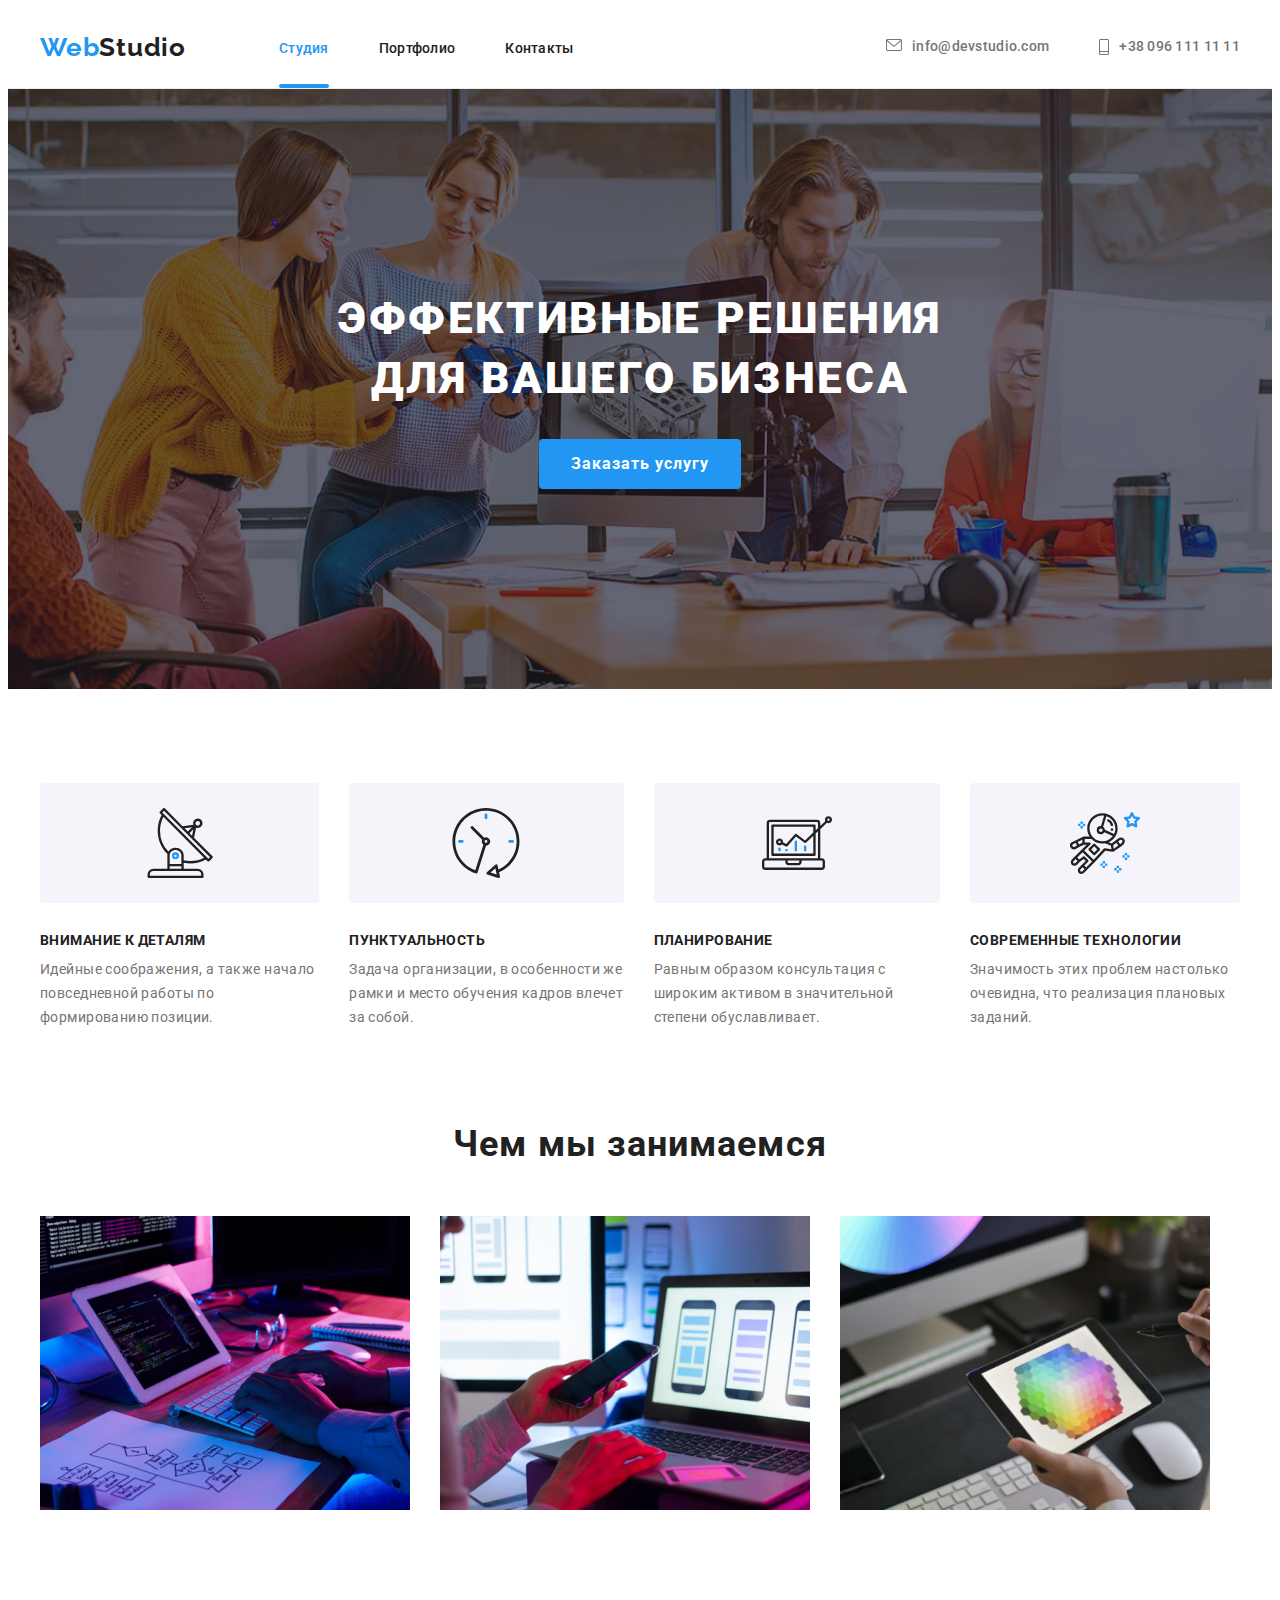
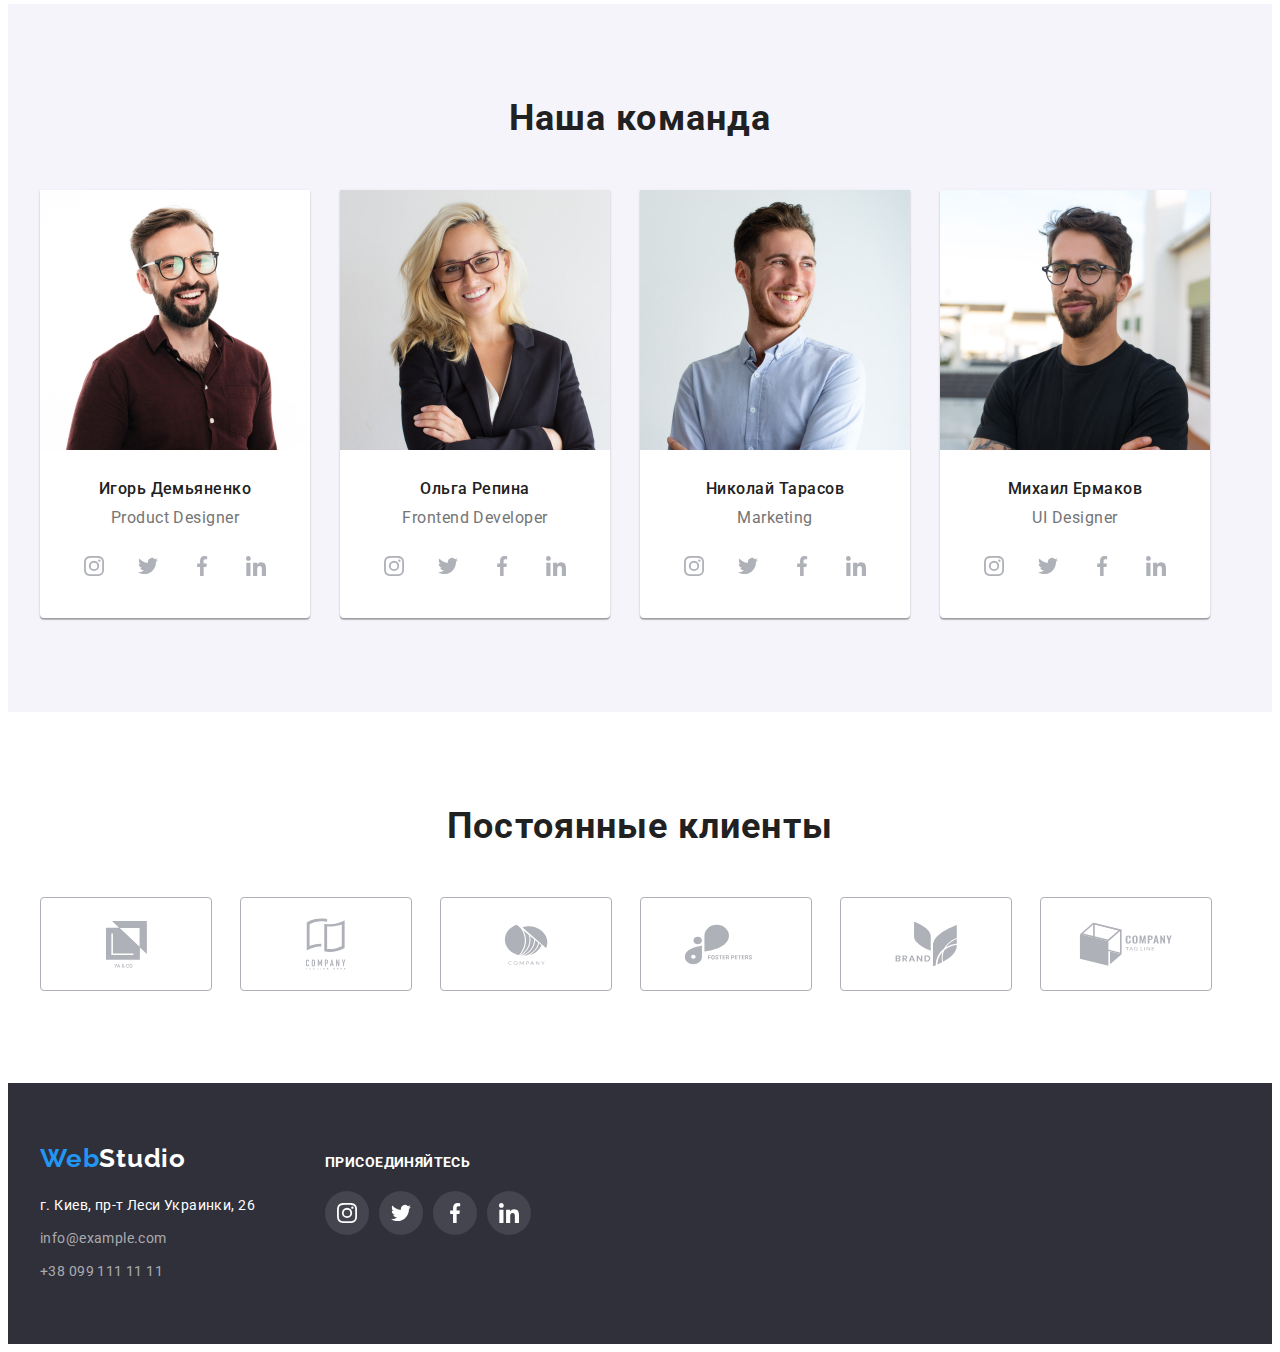
<file: index.html>
<!DOCTYPE html>
<html lang="ru">

<head>
    <meta charset="UTF-8">
    <meta http-equiv="X-UA-Compatible" content="IE=edge">
    <meta name="viewport" content="width=device-width, initial-scale=1.0">
    <link rel="preconnect" href="https://fonts.googleapis.com">
    <link rel="preconnect" href="https://fonts.gstatic.com" crossorigin>
    <link rel="preconnect" href="https://fonts.googleapis.com">
    <link rel="preconnect" href="https://fonts.gstatic.com" crossorigin>
    <link href="https://fonts.googleapis.com/css2?family=Raleway:wght@100;200;300;600;700;800&family=Roboto:wght@400;500;700;900&display=swap" rel="stylesheet">
    <title>WebStudio</title>
    <link rel="stylesheet" href="https://cdnjs.cloudflare.com/ajax/libs/modern-normalize/1.1.0/modern-normalize.min.css" integrity="sha512-wpPYUAdjBVSE4KJnH1VR1HeZfpl1ub8YT/NKx4PuQ5NmX2tKuGu6U/JRp5y+Y8XG2tV+wKQpNHVUX03MfMFn9Q==" crossorigin="anonymous" referrerpolicy="no-referrer"
    />
    <link rel="stylesheet" href="./css/styles.css">

</head>

<body>
    <!--  HEADER  -->
    <header class="header box">
        <div class="container header-container">
            <a class="header-logo logo" href="./index.html" title="WebStudio"><span class="web">Web</span>Studio</a>
            <nav class="header-nav">
                <ul class="header-list">
                    <li class="header-item list">
                        <a href="./index.html" class="header-link link current" title="Студия">Студия</a>
                    </li>
                    <li class="header-item list">
                        <a href="./portfolio.html" class="header-link link" title="Портфолио">Портфолио</a>
                    </li>
                    <li class="header-item list">
                        <a href="#footer" class="header-link link" title="Контакты">Контакты</a>
                    </li>
                </ul>

            </nav>
            <ul class="header-list header-contacts">
                <li class="header-item list">
                    <a class="header-mail link" href="mailto:info@devstudio.com" title="info@devstudio.com"><svg class="header-soc-icon" width="16" height="12">
                        <use href="./image/main/icons.svg#icon-envelope"></use>
                        </svg>info@devstudio.com</a>
                </li>
                <li class="header-item list">
                    <a class="header-tel link" href="tel:+380961111111" title="+380961111111"><svg class="header-soc-icon" width="10" height="16">
                        <use href="./image/main/icons.svg#icon-Mobile"></use>
                        </svg>+38 096 111 11 11</a>
                </li>
            </ul>
        </div>

    </header>
    <main>
        <!-- HERO  -->
        <section class="hero box">
            <div class="container hero-container">
                <h1 class="hero-title">Эффективные решения <br> для вашего бизнеса</h1>
                <button type="button" class="hero-btn" data-modal-open>Заказать услугу</button></div>
        </section>
        <!-- BENEFITS  -->
        <section class="benefits box">
            <div class="container">
                <ul class="benefits-list">
                    <li class="benefits-item list">
                        <div class="benefits-soc-link link"><svg class="benefits-soc-icon" width="70" height="70">
                            <use href="./image/main/icons.svg#icon-antenna"></use>
                            </svg></div>
                        <h3 class="benefits-title title">Внимание к деталям</h3>
                        <p class="benefits-text">Идейные соображения, а также начало повседневной работы по формированию позиции.</p>
                    </li>

                    <li class="benefits-item list">
                        <div class="benefits-soc-link link"><svg class="benefits-soc-icon" width="70" height="70">
                            <use href="./image/main/icons.svg#icon-clock"></use>
                            </svg></div>
                        <h3 class="benefits-title title">Пунктуальность</h3>
                        <p class="benefits-text">Задача организации, в особенности же рамки и место обучения кадров влечет за собой.</p>
                    </li>

                    <li class="benefits-item list">
                        <div class="benefits-soc-link link"><svg class="benefits-soc-icon" width="70" height="70">
                            <use href="./image/main/icons.svg#icon-diagram"></use>
                            </svg></div>
                        <h3 class="benefits-title title">Планирование</h3>
                        <p class="benefits-text">Равным образом консультация с широким активом в значительной степени обуславливает.</p>
                    </li>

                    <li class="benefits-item list">
                        <div class="benefits-soc-link link"><svg class="benefits-soc-icon" width="70" height="70">
                            <use href="./image/main/icons.svg#icon-astronaut"></use>
                            </svg></div>
                        <h3 class="benefits-title title">Современные технологии</h3>
                        <p class="benefits-text">Значимость этих проблем настолько очевидна, что реализация плановых заданий.</p>
                    </li>
                </ul>
            </div>
        </section>
        <!-- WORK  -->
        <section class="work box">
            <div class="container">
                <h2 class="work-title title">Чем мы занимаемся</h2>
                <ul class="work-list">
                    <li class="work-item list"><img src="./image/main/img1.jpg" alt="work with laptop" width="370" height="294">
                        <div class="work-item-text">
                            <p>Десктопные приложения</p>
                        </div>
                    </li>
                    <li class="work-item list"><img src="./image/main/img2.jpg" alt="work with mobile" width="370" height="294">
                        <div class="work-item-text">
                            <p>Мобильные приложения</p>
                        </div>
                    </li>
                    <li class="work-item list"><img src="./image/main/img3.jpg" alt="work with tablet" width="370" height="294">
                        <div class="work-item-text">
                            <p>Дизайнерские решения</p>
                        </div>
                    </li>
                </ul>
            </div>
        </section>
        <!--  TEAM  -->
        <section class="team box">
            <div class="container">
                <h2 class="title">Наша команда</h2>
                <ul class="team-list">
                    <li class="team-item list">
                        <img src="./image/main/photo1.jpg" alt="Игорь Демьяненко" width="270" height="260">

                        <div class="team-item-text">
                            <h3 class="team-item-title ">Игорь Демьяненко</h3>
                            <p lang="en" class="team-text">Product Designer</p>
                            <ul class="team-soc-list list">
                                <li class="team-soc-item"><a href="" class="team-soc-link link"><svg class="team-soc-icon" width="20" height="20">
                                    <use href="./image/main/icons.svg#icon-instagram"></use>
                                    </svg></a></li>
                                <li class="team-soc-item">
                                    <a href="" class="team-soc-link link"><svg class="team-soc-icon" width="20" height="20">
                                        <use href="./image/main/icons.svg#icon-twitter"></use>
                                        </svg></a>
                                </li>
                                <li class="team-soc-item">
                                    <a href="" class="team-soc-link link"><svg class="team-soc-icon" width="20" height="20">
                                        <use href="./image/main/icons.svg#icon-facebook"></use>
                                        </svg></a>
                                </li>
                                <li class="team-soc-item">
                                    <a href="" class="team-soc-link link"><svg class="team-soc-icon" width="20" height="20">
                                        <use href="./image/main/icons.svg#icon-linkedin"></use>
                                        </svg></a>
                                </li>
                            </ul>
                        </div>
                    </li>
                    <li class="team-item list">
                        <img src="./image/main/photo2.jpg" alt="Ольга Репина" width="270" height="260">
                        <div class="team-item-text">
                            <h3 class="team-item-title ">Ольга Репина</h3>
                            <p lang="en" class="team-text">Frontend Developer</p>
                            <ul class="team-soc-list list">
                                <li class="team-soc-item"><a href="" class="team-soc-link link"><svg class="team-soc-icon" width="20" height="20">
                                    <use href="./image/main/icons.svg#icon-instagram"></use>
                                    </svg></a></li>
                                <li class="team-soc-item">
                                    <a href="" class="team-soc-link link"><svg class="team-soc-icon" width="20" height="20">
                                        <use href="./image/main/icons.svg#icon-twitter"></use>
                                        </svg></a>
                                </li>
                                <li class="team-soc-item">
                                    <a href="" class="team-soc-link link"><svg class="team-soc-icon" width="20" height="20">
                                        <use href="./image/main/icons.svg#icon-facebook"></use>
                                        </svg></a>
                                </li>
                                <li class="team-soc-item">
                                    <a href="" class="team-soc-link link"><svg class="team-soc-icon" width="20" height="20">
                                        <use href="./image/main/icons.svg#icon-linkedin"></use>
                                        </svg></a>
                                </li>
                            </ul>
                        </div>

                    </li>
                    <li class="team-item list">
                        <img src="./image/main/photo3.jpg" alt="Николай Тарасов" width="270" height="260">
                        <div class="team-item-text">
                            <h3 class="team-item-title ">Николай Тарасов</h3>
                            <p lang="en" class="team-text">Marketing</p>
                            <ul class="team-soc-list list">
                                <li class="team-soc-item"><a href="" class="team-soc-link link"><svg class="team-soc-icon" width="20" height="20">
                                    <use href="./image/main/icons.svg#icon-instagram"></use>
                                    </svg></a></li>
                                <li class="team-soc-item">
                                    <a href="" class="team-soc-link link"><svg class="team-soc-icon" width="20" height="20">
                                        <use href="./image/main/icons.svg#icon-twitter"></use>
                                        </svg></a>
                                </li>
                                <li class="team-soc-item">
                                    <a href="" class="team-soc-link link"><svg class="team-soc-icon" width="20" height="20">
                                        <use href="./image/main/icons.svg#icon-facebook"></use>
                                        </svg></a>
                                </li>
                                <li class="team-soc-item">
                                    <a href="" class="team-soc-link link"><svg class="team-soc-icon" width="20" height="20">
                                        <use href="./image/main/icons.svg#icon-linkedin"></use>
                                        </svg></a>
                                </li>
                            </ul>
                        </div>

                    </li>
                    <li class="team-item list">
                        <img src="./image/main/photo4.jpg" alt="Михаил Ермаков" width="270" height="260">
                        <div class="team-item-text">
                            <h3 class="team-item-title ">Михаил Ермаков</h3>
                            <p lang="en" class="team-text">UI Designer</p>
                            <ul class="team-soc-list list">
                                <li class="team-soc-item"><a href="" class="team-soc-link link"><svg class="team-soc-icon" width="20" height="20">
                                    <use href="./image/main/icons.svg#icon-instagram"></use>
                                    </svg></a></li>
                                <li class="team-soc-item">
                                    <a href="" class="team-soc-link link"><svg class="team-soc-icon" width="20" height="20">
                                        <use href="./image/main/icons.svg#icon-twitter"></use>
                                        </svg></a>
                                </li>
                                <li class="team-soc-item">
                                    <a href="" class="team-soc-link link"><svg class="team-soc-icon" width="20" height="20">
                                        <use href="./image/main/icons.svg#icon-facebook"></use>
                                        </svg></a>
                                </li>
                                <li class="team-soc-item">
                                    <a href="" class="team-soc-link link"><svg class="team-soc-icon" width="20" height="20">
                                        <use href="./image/main/icons.svg#icon-linkedin"></use>
                                        </svg></a>
                                </li>
                            </ul>
                        </div>

                    </li>
                </ul>
            </div>
        </section>
        <section class="customers">
            <div class="container">
                <h2 class="title">Постоянные клиенты</h2>
                <ul class="customers-list list">
                    <li class="customers-item">
                        <a href="" class="customers-soc-link link"><svg class="customers-soc-icon" width="41" height="47">
                            <use href="./image/main/icons.svg#icon-union"></use>
                            </svg>
                        </a>
                    </li>
                    <li class="customers-item">
                        <a href="" class="customers-soc-link link"><svg class="customers-soc-icon" width="40" height="52">
                            <use href="./image/main/icons.svg#icon-tagline"></use>
                            </svg>
                        </a>
                    </li>
                    <li class="customers-item">
                        <a href="" class="customers-soc-link link"><svg class="customers-soc-icon" width="44" height="41">
                            <use href="./image/main/icons.svg#icon-company"></use>
                            </svg>
                        </a>
                    </li>
                    <li class="customers-item">
                        <a href="" class="customers-soc-link link"><svg class="customers-soc-icon" width="85" height="41">
                            <use href="./image/main/icons.svg#icon-foster"></use>
                            </svg>
                        </a>
                    </li>
                    <li class="customers-item">
                        <a href="" class="customers-soc-link link"><svg class="customers-soc-icon" width="63" height="46">
                            <use href="./image/main/icons.svg#icon-brand"></use>
                            </svg>
                        </a>
                    </li>
                    <li class="customers-item">
                        <a href="" class="customers-soc-link link"><svg class="customers-soc-icon" width="94" height="44">
                            <use href="./image/main/icons.svg#icon-taglines"></use>
                            </svg>
                        </a>
                    </li>
                </ul>
            </div>
        </section>
    </main>
    <!--  FOOTER  -->
    <footer id="footer" class="footer box">
        <div class="container footer-container">
            <div class="footer-left">
                <a class="footer-logo logo" href="./index.html" title="WebStudio"><span class="web">Web</span>Studio</a>
                <address class="footer-adress">
                <ul class="footer-list">
                    <li class="footer-item  list"><a class="footer-link address link" href="https://goo.gl/maps/a2TNtpJiLEumgx8t8" target="_blank" rel="noopener nofollow noreferree">г. Киев, пр-т Леси Украинки, 26</a></li>
                    <li class="footer-item list"><a class="footer-link link" href="mailto:info@example.com" title="info@devstudio.com">info@example.com</a></li>
                        <li class="footer-item list"><a class="footer-link link" href="tel:+380991111111" title="+38 099 111 11 11">+38 099 111 11 11</a></li> 
                </ul>
            </address></div>
            <div class="footer-right">
                <h3 class="footer-title">присоединяйтесь</h3>
                <ul class="footer-soc-list list">
                    <li class="footer-soc-item"><a href="" class="footer-soc-link link"><svg class="team-soc-icon" width="20" height="20">
        <use href="./image/main/icons.svg#icon-instagram"></use>
        </svg></a></li>
                    <li class="footer-soc-item">
                        <a href="" class="footer-soc-link link"><svg class="footer-soc-icon" width="20" height="20">
            <use href="./image/main/icons.svg#icon-twitter"></use>
            </svg></a>
                    </li>
                    <li class="footer-soc-item">
                        <a href="" class="footer-soc-link link"><svg class="footer-soc-icon" width="20" height="20">
            <use href="./image/main/icons.svg#icon-facebook"></use>
            </svg></a>
                    </li>
                    <li class="footer-soc-item">
                        <a href="" class="footer-soc-link link"><svg class="footer-soc-icon" width="20" height="20">
            <use href="./image/main/icons.svg#icon-linkedin"></use>
            </svg></a>
                    </li>
                </ul>
            </div>
        </div>
    </footer>
    <div class="backdrop is-hidden" data-modal>
        <div class="modal">
            <button class="close" data-modal-close><img src="./image/main/close.svg" alt="close"></button>
        </div>
    </div>
    <script src="./js/modal.js"></script>
</body>

</html>
</file>
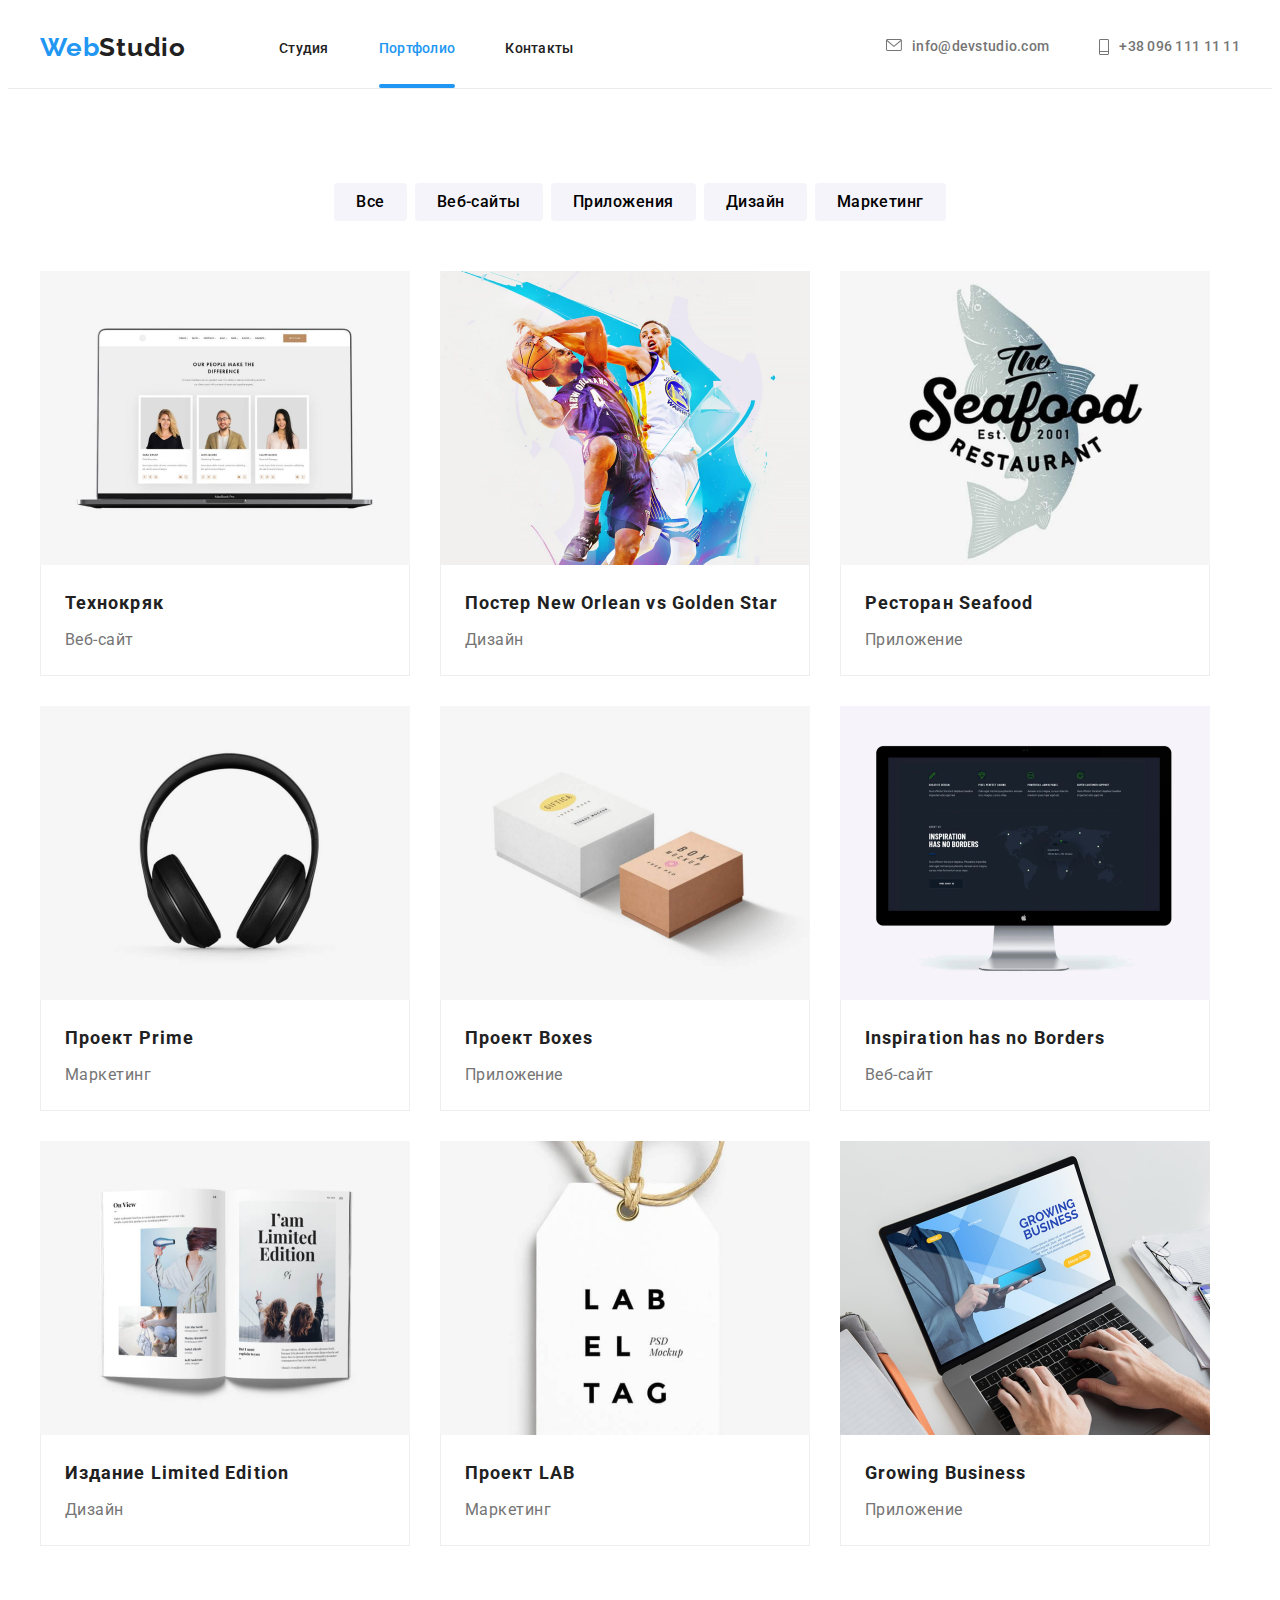
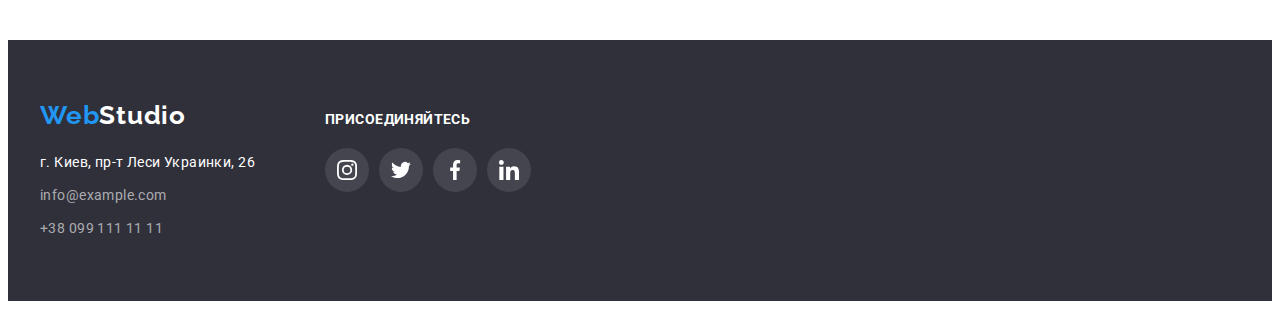
<file: portfolio.html>
<!DOCTYPE html>
<html lang="en">

<head>
    <meta charset="UTF-8">
    <meta http-equiv="X-UA-Compatible" content="IE=edge">
    <meta name="viewport" content="width=device-width, initial-scale=1.0">
    <link rel="preconnect" href="https://fonts.googleapis.com">
    <link rel="preconnect" href="https://fonts.gstatic.com" crossorigin>
    <link rel="preconnect" href="https://fonts.googleapis.com">
    <link rel="preconnect" href="https://fonts.gstatic.com" crossorigin>
    <link href="https://fonts.googleapis.com/css2?family=Raleway:wght@100;200;300;600;700;800&family=Roboto:wght@400;500;700;900&display=swap" rel="stylesheet">
    <title>Portfolio</title>
    <link rel="stylesheet" href="https://cdnjs.cloudflare.com/ajax/libs/modern-normalize/1.1.0/modern-normalize.min.css" integrity="sha512-wpPYUAdjBVSE4KJnH1VR1HeZfpl1ub8YT/NKx4PuQ5NmX2tKuGu6U/JRp5y+Y8XG2tV+wKQpNHVUX03MfMFn9Q==" crossorigin="anonymous" referrerpolicy="no-referrer"
    />
    <link rel="stylesheet" href="./css/styles.css">
</head>

<body>
    <!--  HEADER  -->
    <header class="header box">
        <div class="container header-container">
            <a class="header-logo logo" href="./index.html" title="WebStudio"><span class="web">Web</span>Studio</a>
            <nav class="header-nav">
                <ul class="header-list">
                    <li class="header-item list">
                        <a href="./index.html" class="header-link link " title="Студия">Студия</a>
                    </li>
                    <li class="header-item list">
                        <a href="./portfolio.html" class="header-link link current" title="Портфолио">Портфолио</a>
                    </li>
                    <li class="header-item list">
                        <a href="#footer" class="header-link link" title="Контакты">Контакты</a>
                    </li>
                </ul>

            </nav>
            <ul class="header-list header-contacts">
                <li class="header-item list">
                    <a class="header-mail link" href="mailto:info@devstudio.com" title="info@devstudio.com"><svg class="header-soc-icon" width="16" height="12">
                        <use href="./image/main/icons.svg#icon-envelope"></use>
                        </svg>info@devstudio.com</a>
                </li>
                <li class="header-item list">
                    <a class="header-tel link" href="tel:+380961111111" title="+380961111111"><svg class="header-soc-icon" width="10" height="16">
                        <use href="./image/main/icons.svg#icon-Mobile"></use>
                        </svg>+38 096 111 11 11</a>
                </li>
            </ul>
        </div>

    </header>
    <main>
        <section class="portfolio">
            <div class="container">
                <ul class="portfolio-list-button">
                    <li class="portfolio-button list"><button type="button">Все</button></li>
                    <li class="portfolio-button list"><button type="button">Веб-сайты</button></li>
                    <li class="portfolio-button list"><button type="button">Приложения</button></li>
                    <li class="portfolio-button list"><button type="button">Дизайн</button></li>
                    <li class="portfolio-button list"><button type="button">Маркетинг</button></li>
                </ul>
                <ul class="portfolio-list ">
                    <li class="portfolio-item list">
                        <a href="portfolio-item-link link">
                            <div class="portfolio-item-img"><img src="./image/portfolio/img1.jpg" width="370" height="294" alt="img1">
                                <div class="portfolio-item-hover-text">
                                    Ресурс предлагает комплексные предложения с разным уровнем функционала и сервисов. Все это позволит посетителю получить исчерпывающие сведения о компании или частном лице.
                                </div>
                            </div>
                            <div class="portfolio-card-text">
                                <h3 class="portfolio-item-title">Технокряк</h3>
                                <p class="portfolio-item-text">Веб-сайт</p>
                            </div>
                        </a>
                    </li>
                    <li class="portfolio-item list">
                        <a href="portfolio-item-link link">
                            <div class="portfolio-item-img"><img src="./image/portfolio/img2.jpg" width="370" height="294" alt="img2">
                                <div class="portfolio-item-hover-text">
                                    Ресурс предлагает комплексные предложения с разным уровнем функционала и сервисов. Все это позволит посетителю получить исчерпывающие сведения о компании или частном лице.
                                </div>
                            </div>
                            <div class="portfolio-card-text">
                                <h3 class="portfolio-item-title">Постер New Orlean vs Golden Star</h3>
                                <p class="portfolio-item-text">Дизайн</p>
                            </div>
                        </a>
                    </li>
                    <li class="portfolio-item list">
                        <a href="portfolio-item-link link">
                            <div class="portfolio-item-img"><img src="./image/portfolio/img3.jpg" width="370" height="294" alt="img3">
                                <div class="portfolio-item-hover-text">
                                    Ресурс предлагает комплексные предложения с разным уровнем функционала и сервисов. Все это позволит посетителю получить исчерпывающие сведения о компании или частном лице.
                                </div>
                            </div>
                            <div class="portfolio-card-text">
                                <h3 class="portfolio-item-title">Ресторан Seafood</h3>
                                <p class="portfolio-item-text">Приложение</p>
                            </div>
                        </a>
                    </li>
                    <li class="portfolio-item list">
                        <a href="portfolio-item-link link">
                            <div class="portfolio-item-img"><img src="./image/portfolio/img4.jpg" width="370" height="294" alt="img4">
                                <div class="portfolio-item-hover-text">
                                    Ресурс предлагает комплексные предложения с разным уровнем функционала и сервисов. Все это позволит посетителю получить исчерпывающие сведения о компании или частном лице.
                                </div>
                            </div>
                            <div class="portfolio-card-text">
                                <h3 class="portfolio-item-title">Проект Prime</h3>
                                <p class="portfolio-item-text">Маркетинг</p>
                            </div>
                        </a>
                    </li>
                    <li class="portfolio-item list">
                        <a href="portfolio-item-link link">
                            <div class="portfolio-item-img"><img src="./image/portfolio/img5.jpg" width="370" height="294" alt="img5">
                                <div class="portfolio-item-hover-text">
                                    Ресурс предлагает комплексные предложения с разным уровнем функционала и сервисов. Все это позволит посетителю получить исчерпывающие сведения о компании или частном лице.
                                </div>
                            </div>
                            <div class="portfolio-card-text">
                                <h3 class="portfolio-item-title">Проект Boxes</h3>
                                <p class="portfolio-item-text">Приложение</p>
                            </div>
                        </a>
                    </li>
                    <li class="portfolio-item list">
                        <a href="portfolio-item-link link">
                            <div class="portfolio-item-img"><img src="./image/portfolio/img6.jpg" width="370" height="294" alt="img6">
                                <div class="portfolio-item-hover-text">
                                    Ресурс предлагает комплексные предложения с разным уровнем функционала и сервисов. Все это позволит посетителю получить исчерпывающие сведения о компании или частном лице.
                                </div>
                            </div>
                            <div class="portfolio-card-text">
                                <h3 class="portfolio-item-title">Inspiration has no Borders</h3>
                                <p class="portfolio-item-text">Веб-сайт</p>
                            </div>
                        </a>
                    </li>
                    <li class="portfolio-item list">
                        <a href="portfolio-item-link link">
                            <div class="portfolio-item-img"><img src="./image/portfolio/img7.jpg" width="370" height="294" alt="img7">
                                <div class="portfolio-item-hover-text">
                                    Ресурс предлагает комплексные предложения с разным уровнем функционала и сервисов. Все это позволит посетителю получить исчерпывающие сведения о компании или частном лице.
                                </div>
                            </div>
                            <div class="portfolio-card-text">
                                <h3 class="portfolio-item-title">Издание Limited Edition</h3>
                                <p class="portfolio-item-text">Дизайн</p>
                            </div>
                        </a>
                    </li>
                    <li class="portfolio-item list">
                        <a href="portfolio-item-link link">
                            <div class="portfolio-item-img"><img src="./image/portfolio/img8.jpg" width="370" height="294" alt="img8">
                                <div class="portfolio-item-hover-text">
                                    Ресурс предлагает комплексные предложения с разным уровнем функционала и сервисов. Все это позволит посетителю получить исчерпывающие сведения о компании или частном лице.
                                </div>
                            </div>
                            <div class="portfolio-card-text">
                                <h3 class="portfolio-item-title">Проект LAB</h3>
                                <p class="portfolio-item-text">Маркетинг</p>
                            </div>
                        </a>
                    </li>
                    <li class="portfolio-item list">
                        <a href="portfolio-item-link link">
                            <div class="portfolio-item-img"><img src="./image/portfolio/img9.jpg" width="370" height="294" alt="img9">
                                <div class="portfolio-item-hover-text">
                                    Ресурс предлагает комплексные предложения с разным уровнем функционала и сервисов. Все это позволит посетителю получить исчерпывающие сведения о компании или частном лице.
                                </div>
                            </div>
                            <div class="portfolio-card-text">
                                <h3 class="portfolio-item-title">Growing Business</h3>
                                <p class="portfolio-item-text">Приложение</p>
                            </div>
                        </a>
                    </li>
                </ul>
            </div>
        </section>
    </main>
    <!--  FOOTER  -->
    <footer id="footer" class="footer box">
        <div class="container footer-container">
            <div class="footer-left">
                <a class="footer-logo logo" href="./index.html" title="WebStudio"><span class="web">Web</span>Studio</a>
                <address class="footer-adress">
                <ul class="footer-list">
                    <li class="footer-item  list"><a class="footer-link address link" href="https://goo.gl/maps/a2TNtpJiLEumgx8t8" target="_blank" rel="noopener nofollow noreferree">г. Киев, пр-т Леси Украинки, 26</a></li>
                    <li class="footer-item list"><a class="footer-link link" href="mailto:info@example.com" title="info@devstudio.com">info@example.com</a></li>
                        <li class="footer-item list"><a class="footer-link link" href="tel:+380991111111" title="+38 099 111 11 11">+38 099 111 11 11</a></li> 
                </ul>
            </address></div>
            <div class="footer-right">
                <h3 class="footer-title">присоединяйтесь</h3>
                <ul class="footer-soc-list list">
                    <li class="footer-soc-item"><a href="" class="footer-soc-link link"><svg class="team-soc-icon" width="20" height="20">
        <use href="./image/main/icons.svg#icon-instagram"></use>
        </svg></a></li>
                    <li class="footer-soc-item">
                        <a href="" class="footer-soc-link link"><svg class="footer-soc-icon" width="20" height="20">
            <use href="./image/main/icons.svg#icon-twitter"></use>
            </svg></a>
                    </li>
                    <li class="footer-soc-item">
                        <a href="" class="footer-soc-link link"><svg class="footer-soc-icon" width="20" height="20">
            <use href="./image/main/icons.svg#icon-facebook"></use>
            </svg></a>
                    </li>
                    <li class="footer-soc-item">
                        <a href="" class="footer-soc-link link"><svg class="footer-soc-icon" width="20" height="20">
            <use href="./image/main/icons.svg#icon-linkedin"></use>
            </svg></a>
                    </li>
                </ul>
            </div>
        </div>
    </footer>
    <script src="./js/modal.js"></script>
</body>

</html>
</file>
<file: css/styles.css>
:root {
    --accent-color: #2196F3;
}

body {
    font-family: 'Roboto', sans-serif;
    color: #212121;
}

h1,
h2,
h3,
h4,
h5,
h6,
p {
    margin: 0;
    padding: 0;
}

.container {
    width: 1200px;
    margin-left: auto;
    margin-right: auto;
    padding: 0 15px;
}

ul,
ol {
    margin: 0;
    padding-left: 0;
}

img {
    display: block;
}

.list {
    list-style: none;
}

.link {
    text-decoration: none;
}

.logo {
    text-decoration: none;
    color: #212121;
    font-family: 'Raleway', sans-serif;
    font-weight: 700;
    font-size: 26px;
    line-height: 1.19;
    letter-spacing: 0.03em;
}

.web {
    color: #2196F3;
}

.title {
    font-weight: 700;
    font-size: 36px;
    line-height: 1.16;
    letter-spacing: 0.03em;
    margin-bottom: 50px;
    text-align: center;
}


/* ------------------HEADER--------------------- */

.header {
    border-bottom: 1px solid #ECECEC;
    padding-top: 24px;
    padding-bottom: 25px;
}

.header-container {
    display: flex;
    align-items: center;
}

.header-logo {
    margin-right: 93px;
}

.header-list {
    display: flex;
}

.header-contacts {
    margin-left: auto;
}

.header-item:not(:last-child) {
    margin-right: 50px;
}

.header-link {
    font-weight: 500;
    font-size: 14px;
    line-height: 1.14;
    letter-spacing: 0.02em;
    color: #212121;
    padding-top: 32px;
    padding-bottom: 32px;
    position: relative;
    transition: color 250ms cubic-bezier(0.4, 0, 0.2, 1);
}

.header-link::after {
    content: '';
    position: absolute;
    left: 0;
    bottom: 0;
    width: 100%;
    height: 4px;
    background-color: #2196F3;
    border-radius: 2px;
    opacity: 0;
    transition: opacity 250ms cubic-bezier(0.4, 0, 0.2, 1);
}

.current {
    color: var(--accent-color);
}

.current::after {
    content: '';
    position: absolute;
    left: 0;
    bottom: 0;
    width: 100%;
    height: 4px;
    background-color: #2196F3;
    border-radius: 2px;
    opacity: 1;
}

.header-mail,
.header-tel {
    font-weight: 500;
    font-size: 14px;
    line-height: 1.14;
    letter-spacing: 0.02em;
    color: #757575;
    display: flex;
    flex-direction: row;
    fill: currentColor;
    transition: color 250ms cubic-bezier(0.4, 0, 0.2, 1);
}

.header-soc-icon {
    fill: currentColor;
    margin-right: 10px;
}

.header-link:hover,
.header-mail:hover,
.header-tel:hover,
.header-link:focus,
.header-mail:focus,
.header-tel:focus {
    color: var(--accent-color);
}

.header-link:hover::after,
.header-link:focus::after {
    opacity: 1;
}


/* ------------------HERO--------------------- */

.hero {
    background-color: #2F303A;
    padding-top: 200px;
    padding-bottom: 200px;
    text-align: center;
    background-image: linear-gradient(rgba(47, 48, 58, 0.4), rgba(47, 48, 58, 0.4)), url(../image/main/bghero.jpg);
    background-size: cover;
    background-repeat: no-repeat;
    background-position: center;
    max-width: 1600px;
    margin: 0 auto;
}

.hero-title {
    font-weight: 900;
    font-size: 44px;
    line-height: 1.36;
    letter-spacing: 0.06em;
    text-transform: uppercase;
    color: #fff;
    margin-bottom: 30px;
}

.hero-btn {
    font-family: inherit;
    font-weight: 700;
    font-size: 16px;
    line-height: 1.87;
    letter-spacing: 0.06em;
    border-radius: 4px;
    border: none;
    padding: 10px 32px;
    cursor: pointer;
    background-color: var(--accent-color);
    color: #fff;
}

.hero-btn:hover,
.hero-btn:focus {
    box-shadow: 0px 4px 4px rgba(0, 0, 0, 0.15);
}


/* ------------------BENEFITS--------------------- */

.benefits {
    padding-top: 94px;
}

.benefits-list {
    display: flex;
}

.benefits-item {
    min-width: 270px;
}

.benefits-item:not(:last-child) {
    margin-right: 30px;
}

.benefits-soc-link {
    display: flex;
    align-items: center;
    justify-content: center;
    background-color: #F5F4FA;
    border-radius: 4px;
    width: 100%;
    height: 120px;
    margin-bottom: 30px;
}

.benefits-title {
    font-weight: 700;
    font-size: 14px;
    line-height: 1.14;
    letter-spacing: 0.03em;
    text-transform: uppercase;
    margin-bottom: 10px;
    text-align: left;
}

.benefits-text {
    font-size: 14px;
    line-height: 1.71;
    letter-spacing: 0.03em;
    color: #757575;
}


/* ------------------WORK--------------------- */

.work {
    padding-top: 94px;
    padding-bottom: 94px;
    text-align: center;
}

.work-title {
    margin-bottom: 50px;
}

.work-list {
    display: flex;
    flex-wrap: wrap;
}

.work-item {
    flex-basis: calc(100% / 4 - 30px);
    margin-right: 30px;
    position: relative;
}

.work-item:nth-child(3n) {
    margin-right: 0;
}

.work-item-text::before {
    content: '';
    position: absolute;
    width: 100%;
    height: 100%;
    left: 0;
    bottom: 0;
    opacity: 0;
}

.work-item-text p {
    position: absolute;
    left: 0;
    bottom: 0;
    opacity: 0;
    width: 100%;
    padding-top: 23px;
    padding-bottom: 23px;
    font-weight: 700;
    font-size: 14px;
    line-height: 1.14;
    letter-spacing: 0.03em;
    text-transform: uppercase;
    color: #FFFFFF;
    z-index: 1;
    background-color: rgba(47, 48, 58, 0.8);
    transition: opacity 250ms cubic-bezier(0.4, 0, 0.2, 1);
}

.work-item:hover .work-item-text p {
    opacity: 1;
}


/* ------------------TEAM--------------------- */

.team {
    padding-top: 94px;
    padding-bottom: 94px;
    background-color: #F5F4FA;
}

.team-list {
    display: flex;
    flex-wrap: wrap;
}

.team-item {
    max-width: 270px;
    background-color: #fff;
    border-radius: 0px 0px 4px 4px;
    flex-basis: calc(100% / 4 - 30px);
    margin-right: 30px;
    box-shadow: 0px 1px 3px rgba(0, 0, 0, 0.12), 0px 1px 1px rgba(0, 0, 0, 0.14), 0px 2px 1px rgba(0, 0, 0, 0.2);
}

.team-item:nth-child(4n) {
    margin-right: 0;
}

.team-item-text {
    padding-top: 30px;
    padding-bottom: 30px;
    text-align: center;
}

.team-item-title {
    font-size: 16px;
    font-weight: 500;
    line-height: 1.18;
    letter-spacing: 0.03em;
    margin-bottom: 10px;
}

.team-text {
    line-height: 1.18;
    letter-spacing: 0.03em;
    color: #757575;
    margin-bottom: 16px;
}

.team-soc-list {
    display: flex;
    justify-content: center;
}

.team-soc-item {
    width: 44px;
    height: 44px;
    margin-right: 10px;
}

.team-soc-item:last-child {
    margin-right: 0;
}

.team-soc-link {
    width: 100%;
    height: 100%;
    background-color: #FFFFFF;
    border-radius: 50%;
    display: flex;
    align-items: center;
    justify-content: center;
    color: #AFB1B8;
    transition: color 250ms cubic-bezier(0.4, 0, 0.2, 1), background-color 250ms cubic-bezier(0.4, 0, 0.2, 1);
}

.team-soc-icon {
    fill: currentColor;
}

.team-soc-link:hover,
.team-soc-link:focus {
    color: #FFFFFF;
    background-color: var(--accent-color);
}


/* ------------------CUSTOMERS--------------------- */

.customers {
    padding-top: 94px;
    padding-bottom: 94px;
}

.customers-list {
    display: flex;
}

.customers-item {
    width: 170px;
    height: 92px;
}

.customers-item:not(:last-child) {
    margin-right: 30px;
}

.customers-soc-link {
    display: flex;
    align-items: center;
    justify-content: center;
    width: 100%;
    height: 100%;
    border: 1px solid #AFB1B8;
    border-radius: 4px;
    color: #afb1b8;
    transition: color 250ms cubic-bezier(0.4, 0, 0.2, 1), border 250ms cubic-bezier(0.4, 0, 0.2, 1);
}

.customers-soc-icon {
    fill: currentColor;
}

.customers-soc-link:hover,
.customers-soc-link:focus {
    color: var(--accent-color);
    border: 1px solid var(--accent-color);
}


/* ------------------FOOTER--------------------- */

.footer {
    background-color: #2F303A;
    padding-top: 60px;
    padding-bottom: 60px;
}

.footer-container {
    display: flex;
    align-items: baseline;
}

.footer-logo {
    display: inline-block;
    color: #fff;
    margin-bottom: 20px;
}

address {
    font-style: normal;
    font-size: 14px;
    line-height: 1.71;
    letter-spacing: 0.03em;
}

.footer-item:not(:last-child) {
    margin-bottom: 9px;
}

.footer-link {
    color: rgba(255, 255, 255, 0.6);
}

.address {
    color: #fff;
}

.footer-right {
    margin-left: 70px;
}

.footer-title {
    font-size: 14px;
    line-height: 1.14;
    letter-spacing: 0.03em;
    text-transform: uppercase;
    color: #FFFFFF;
    margin-bottom: 20px;
}

.footer-soc-list {
    display: flex;
}

.footer-soc-list {
    display: flex;
    justify-content: center;
}

.footer-soc-item {
    width: 44px;
    height: 44px;
    margin-right: 10px;
}

.footer-soc-item:last-child {
    margin-right: 0;
}

.footer-soc-link {
    width: 100%;
    height: 100%;
    background-color: rgba(255, 255, 255, 0.1);
    border-radius: 50%;
    display: flex;
    align-items: center;
    justify-content: center;
    color: #FFF;
    transition: background-color 250ms cubic-bezier(0.4, 0, 0.2, 1);
}

.footer-soc-icon {
    fill: currentColor;
}

.footer-soc-link:hover,
.footer-soc-link:focus {
    background-color: var(--accent-color);
}


/* ------------------PORTFOLIO--------------------- */

.portfolio {
    padding-top: 94px;
    padding-bottom: 94px;
}

.portfolio-list-button {
    display: flex;
    justify-content: center;
    margin-bottom: 50px;
    border-radius: 4px;
}

.portfolio-button button {
    font-family: inherit;
    border: none;
    font-weight: 500;
    font-size: 16px;
    line-height: 1.62;
    letter-spacing: 0.03em;
    border-radius: 4px;
    background-color: #F5F4FA;
    padding: 6px 22px;
    cursor: pointer;
    box-shadow: none;
    transition: color 250ms cubic-bezier(0.4, 0, 0.2, 1), background-color 250ms cubic-bezier(0.4, 0, 0.2, 1), box-shadow 250ms cubic-bezier(0.4, 0, 0.2, 1);
}

.portfolio-button:not(:last-child) {
    margin-right: 8px;
}

.portfolio-button button:hover,
.portfolio-button button:focus {
    background-color: var(--accent-color);
    box-shadow: 0px 3px 1px rgba(0, 0, 0, 0.1), 0px 1px 2px rgba(0, 0, 0, 0.08), 0px 2px 2px rgba(0, 0, 0, 0.12);
    color: #fff;
}

.portfolio-card-text {
    padding: 20px 24px;
    border: 1px solid #EEEEEE;
    border-top: none;
}

.portfolio-list {
    display: flex;
    flex-wrap: wrap;
}

.portfolio-item {
    max-width: 370px;
    flex-basis: calc(100% / 3 - 30px);
    margin-left: 30px;
    margin-top: 30px;
}

.portfolio-item a {
    display: block;
    text-decoration: none;
    transition: box-shadow 250ms cubic-bezier(0.4, 0, 0.2, 1);
}

.portfolio-item a:hover,
.portfolio-item a:focus,
.portfolio-item a:hover .portfolio-item-hover-text,
.portfolio-item a:focus .portfolio-item-hover-text,
.portfolio-button:hover,
.portfolio-button:focus {
    opacity: 1;
    transform: translateY(0);
    box-shadow: 0px 1px 1px rgba(0, 0, 0, 0.12), 0px 4px 4px rgba(0, 0, 0, 0.06), 1px 4px 6px rgba(0, 0, 0, 0.16);
}

.portfolio-item:nth-child(3n + 1) {
    margin-left: 0;
}

.portfolio-item:nth-child(-n + 3) {
    margin-top: 0;
}

.portfolio-item-img {
    position: relative;
    overflow: hidden;
}

.portfolio-item-hover-text {
    position: absolute;
    padding: 63px 24px;
    top: 0;
    left: 0;
    opacity: 0;
    width: 100%;
    height: 100%;
    font-size: 18px;
    line-height: 1.56;
    letter-spacing: 0.03em;
    color: #FFFFFF;
    background-color: rgba(33, 150, 243, 0.9);
    transform: translateY(100%);
    transition: opacity 250ms cubic-bezier(0.4, 0, 0.2, 1), transform 250ms cubic-bezier(0.4, 0, 0.2, 1);
}

.portfolio-item-title {
    font-weight: 700;
    font-size: 18px;
    line-height: 2;
    letter-spacing: 0.06em;
    margin-bottom: 4px;
    color: #212121;
}

.portfolio-item-text {
    line-height: 1.88;
    letter-spacing: 0.03em;
    color: #757575;
}


/* ------------------BACKDROP--------------------- */

.backdrop {
    position: fixed;
    top: 0;
    left: 0;
    width: 100%;
    height: 100%;
    background-color: rgba(0, 0, 0, 0.2);
    transition: opacity 250ms cubic-bezier(0.4, 0, 0.2, 1), visibility 250ms cubic-bezier(0.4, 0, 0.2, 1);
}

.backdrop.is-hidden {
    visibility: hidden;
    opacity: 0;
    pointer-events: none;
}

.backdrop.is-hidden .modal {
    transform: translate(-50%, -50%) scale(0.9);
}

.modal {
    position: relative;
    position: absolute;
    top: 50%;
    left: 50%;
    min-width: 528px;
    min-height: 581px;
    background-color: #fff;
    box-shadow: 0px 1px 3px rgba(0, 0, 0, 0.12), 0px 1px 1px rgba(0, 0, 0, 0.14), 0px 2px 1px rgba(0, 0, 0, 0.2);
    border-radius: 4px;
    transform: translate(-50%, -50%) scale(1);
    transition: transform 250ms cubic-bezier(0.4, 0, 0.2, 1);
}

.modal button {
    cursor: pointer;
    padding: 0;
    background-color: #fff;
    border: none;
    position: absolute;
    right: 0;
    top: 0;
    margin-top: 8px;
    margin-right: 8px;
    border-radius: 25px;
}

.close img {
    border-radius: 25px;
}
</file>
